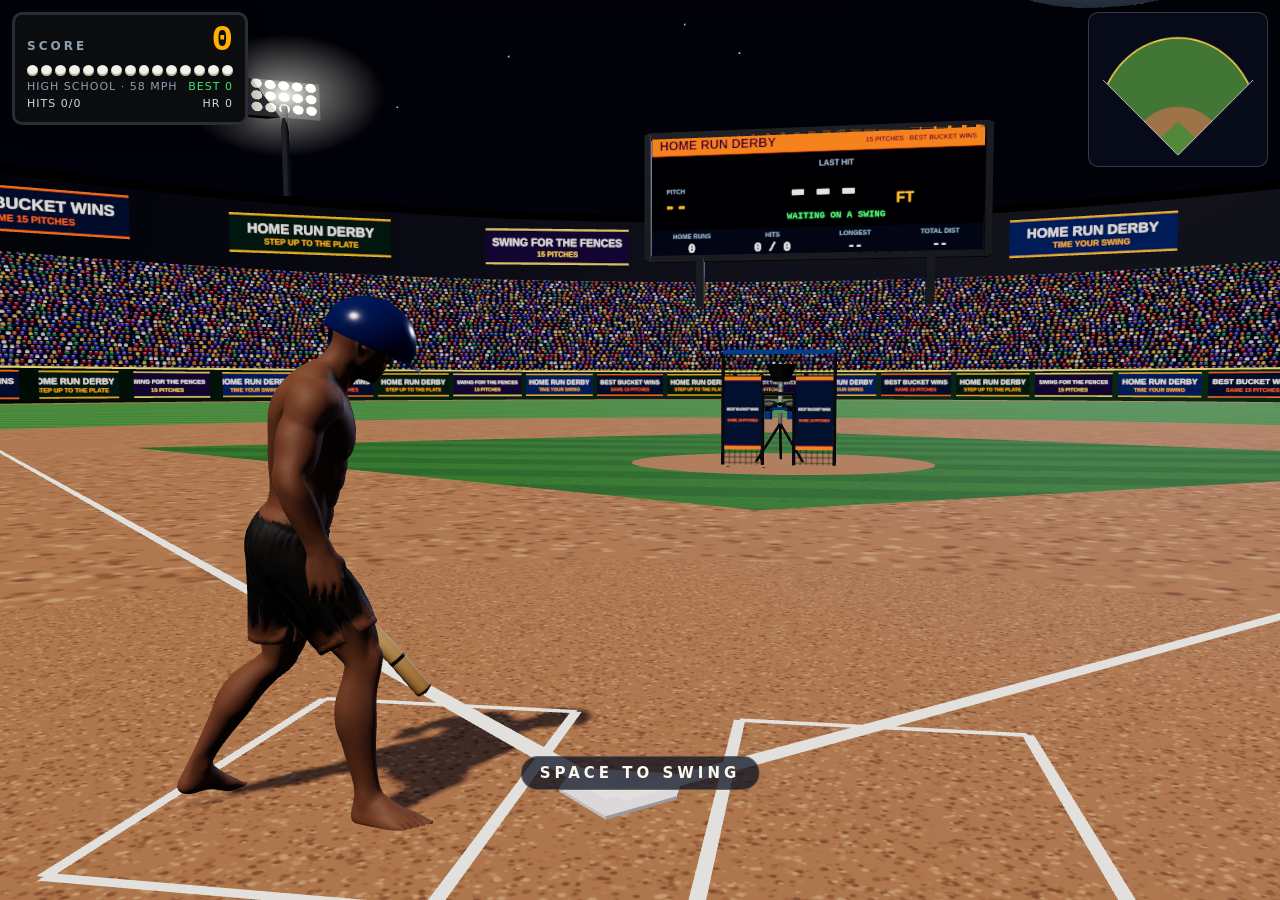
<file: index.html>
<!doctype html>
<html lang="en">
<head>
<meta charset="utf-8">
<meta name="viewport" content="width=device-width, initial-scale=1, maximum-scale=1, user-scalable=no, viewport-fit=cover">
<title>Home Run Derby</title>
<link rel="icon" href="data:image/svg+xml,%3Csvg xmlns='http://www.w3.org/2000/svg' viewBox='0 0 32 32'%3E%3Ccircle cx='16' cy='16' r='14' fill='%23f6f2e6' stroke='%23c8242c' stroke-width='2'/%3E%3C/svg%3E">
<link rel="stylesheet" href="css/style.css">
<script src="https://hoplobby.com/sdk/v1/hoplobby.js"></script>
<script type="importmap">{ "imports": { "three": "./vendor/three.module.min.js" } }</script>
</head>
<body>
<div id="app"></div>

<div id="loading"><div class="ld-title">HOME RUN <span>DERBY</span></div><div class="ld-sub" id="ld-msg">Rolling out the machine...</div></div>
<script>
// Show load failures on the loading screen instead of hanging on "Loading...".
addEventListener("error", function (e) { var m = document.getElementById("ld-msg"); if (m && !document.getElementById("loading").classList.contains("hidden")) m.textContent = "Could not start: " + (e.message || "a file failed to load"); });
addEventListener("unhandledrejection", function (e) { var m = document.getElementById("ld-msg"); if (m && !document.getElementById("loading").classList.contains("hidden")) m.textContent = "Could not start: " + (e.reason && e.reason.message || e.reason); });
</script>

<div id="hud" class="hidden">
  <div id="board">
    <div class="b-row"><span class="b-lbl">SCORE</span><span id="score">0</span></div>
    <div id="dots"></div>
    <div class="b-row small"><span id="lvl"></span><span id="best"></span></div>
    <div class="b-row small stat"><span id="hits"></span><span id="hrs"></span></div>
    <div class="b-row small stat"><span id="far"></span><span id="tot"></span></div>
    <div id="streak"></div>
  </div>
  <div id="spray-box"><canvas id="spray" width="200" height="170"></canvas></div>
  <div id="live" class="online-only"></div>
  <div id="dist" class="hidden"><b id="dist-n">0</b><span>FT</span></div>
  <div id="call" class="call hidden"></div>
  <div id="meter" class="hidden"><span class="ml">EARLY</span><div class="bar"><i class="z1"></i><i class="z2"></i><i class="z3"></i><b id="meter-dot"></b></div><span class="ml">LATE</span></div>
  <div id="hint">SPACE TO SWING</div>
  <button id="swing-btn" class="touch-only">SWING</button>
</div>

<div id="results" class="hidden">
  <div class="panel">
    <div class="kicker" id="r-level"></div>
    <div class="r-head">BUCKET DONE</div>
    <div id="r-score">0</div>
    <div id="r-best"></div>
    <div id="r-lb"></div>
    <div class="r-body">
      <canvas id="r-spray" width="260" height="220"></canvas>
      <div id="r-stats"></div>
    </div>
    <div id="r-board" class="online-only"></div>
    <div class="r-wait">HOPLOBBY SHOWS THE FINAL RESULTS AND THE REMATCH</div>
  </div>
</div>

<div id="credits" class="hidden">
  <div class="panel">
    <div class="r-head">CREDITS</div>
    <p>three.js (MIT licence)<br>Batting animations: Adobe Mixamo<br>The athlete model that drives them: made with Meshy (meshy.ai)<br>Players appear as their own HopLobby avatars<br>A game by Calamity Tech Solutions Group</p>
    <button id="credits-close" type="button">CLOSE</button>
  </div>
</div>

<script type="module" src="js/main.js"></script>
</body>
</html>
</file>
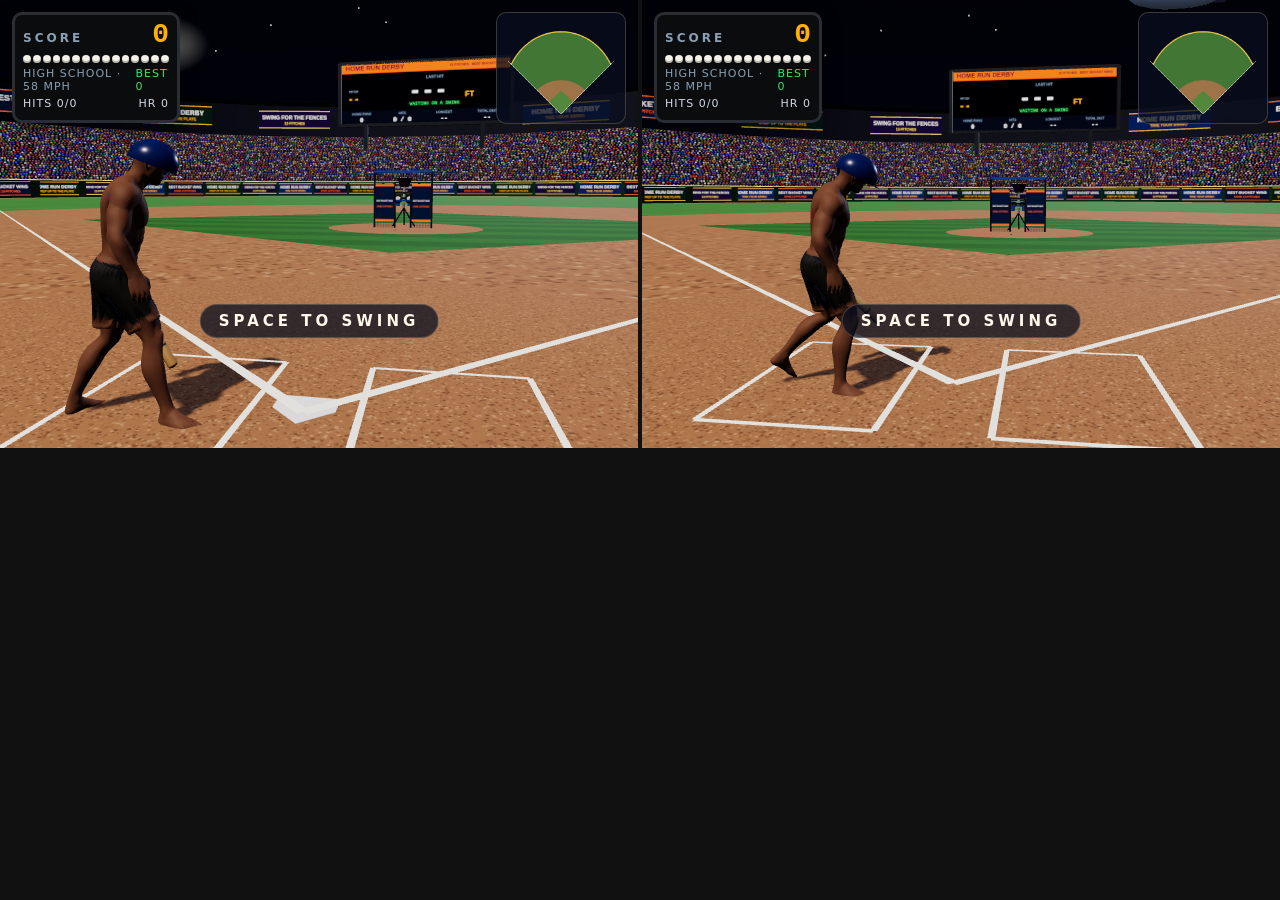
<file: tools/harness.html>
﻿<!doctype html>
<html lang="en">
<head>
<meta charset="utf-8">
<title>Home Run Derby: local lobby harness</title>
<style>
  body { margin: 0; background: #111; color: #ddd; font: 13px system-ui, sans-serif; }
  .frames { display: grid; grid-template-columns: 1fr 1fr; grid-auto-rows: calc(50vh - 2px); gap: 4px; height: 100vh; }
  iframe { width: 100%; height: 100%; border: 0; background: #000; }
</style>
</head>
<body>
<!-- TEST ONLY. Serve the project folder (node tools\serve.cjs 8790) and open
     http://127.0.0.1:8790/tools/harness.html?n=2  (n = 1..4 players; &speed=0..4; &auto = everyone swings by themselves
     (BC.auto(0)); &drive = this page steps the games, for headless browsers; &steps=N frames per tick).
     Frame i is player A, B, C or D (A hosts). From the console: frame(0).BC.state(), fkLeave("B"). -->
<div class="frames" id="frames"></div>
<script>
const q = new URLSearchParams(location.search);
const n = Math.max(1, Math.min(4, +(q.get("n") || 2)));
const ids = ["A", "B", "C", "D"].slice(0, n);
const opts = JSON.stringify({ speed: q.get("speed") || "1" });
for (const id of ids) {
  const f = document.createElement("iframe");
  f.src = "/Work/index.html?fake=" + id + "&lobby=" + ids.join(",") + "&opts=" + encodeURIComponent(opts) + "&g=" + (q.get("g") || "low") + (q.get("roster") ? "&roster=" + q.get("roster") : "");
  f.id = "f" + id;
  document.getElementById("frames").appendChild(f);
}
window.frame = (i) => document.querySelectorAll("iframe")[i].contentWindow;
if (q.has("auto")) setInterval(() => document.querySelectorAll("iframe").forEach((f) => { const w = f.contentWindow; if (w && w.BC && !w.__autoSet) { w.__autoSet = true; w.BC.auto(0.01); } }), 500);
// &drive: step every game from here (headless browsers barely run requestAnimationFrame in iframes)
if (q.has("drive")) setInterval(() => {
  document.querySelectorAll("iframe").forEach((f) => { const w = f.contentWindow; if (w && w.BC) { try { w.BC.pause(true); w.BC.step(+(q.get("steps") || 3), 1 / 20, true); } catch (e) { console.error(f.id + " " + (e.stack || e)); } } });
}, 50);
// Reload one player's frame mid-round (as HopLobby would after a refresh: &late = joinedLate).
window.fkReload = (id) => { const f = document.getElementById("f" + id); f.src = f.src.replace(/&late\b/, "") + "&late"; };
window.fkLeave = (id) => { const f = document.getElementById("f" + id); if (f) f.remove(); const any = document.querySelector("iframe"); if (any) any.contentWindow.fkLeave(id); };
</script>
</body>
</html>
</file>
<file: css/style.css>
:root {
  --ink: #fdf8ec;
  --navy: #13213f;
  --navy-2: #1d3263;
  --amber: #ffb000;
  --chalk: #f4f1e8;
  --grass: #4c8a3a;
  --red: #d8323a;
  --shade: rgba(10, 16, 32, 0.74);
  --edge: rgba(255, 240, 200, 0.2);
}
* { box-sizing: border-box; }
html, body { margin: 0; height: 100%; overflow: hidden; background: #1d3263; color: var(--ink);
  font-family: "Trebuchet MS", "Segoe UI", system-ui, sans-serif; -webkit-user-select: none; user-select: none;
  -webkit-tap-highlight-color: transparent; touch-action: none; }
#app, #app canvas { position: fixed; inset: 0; width: 100%; height: 100%; display: block; }
.hidden { display: none !important; }
button { font: inherit; color: inherit; cursor: pointer; touch-action: manipulation; }

/* loading + overlays */
#loading { position: fixed; inset: 0; display: flex; flex-direction: column; align-items: center; justify-content: center;
  background: radial-gradient(circle at 50% 35%, #2b4a86, #0d1730); z-index: 30; }
.ld-title, h1 { font: 900 clamp(36px, 9vw, 66px) Impact, "Arial Black", sans-serif; letter-spacing: 3px; margin: 0;
  text-shadow: 0 4px 0 #07101f; }
.ld-title span, h1 span { color: var(--amber); }
.ld-sub { margin-top: 10px; opacity: 0.85; }
#title, #results { position: fixed; inset: 0; display: flex; align-items: center; justify-content: center; z-index: 20; padding: 16px;
  background: linear-gradient(180deg, rgba(10, 16, 32, 0.05), rgba(10, 16, 32, 0.55)); }
#title { align-items: flex-end; justify-content: flex-start; }
#credits { position: fixed; inset: 0; display: flex; align-items: center; justify-content: center; z-index: 30; padding: 16px; background: rgba(10, 16, 32, 0.55); }
#credits .panel { max-width: 420px; }
#credits p { margin: 12px 0 16px; line-height: 1.6; font-size: 14px; }
#credits button { font: 900 14px Impact, "Arial Black", sans-serif; letter-spacing: 2px; padding: 8px 22px; border-radius: 10px; border: 2px solid #07101f; background: var(--amber); color: #13213f; cursor: pointer; }
.panel { background: linear-gradient(180deg, rgba(29, 50, 99, 0.95), rgba(19, 33, 63, 0.96)); border: 3px solid #07101f; border-radius: 14px;
  box-shadow: 0 10px 40px rgba(0, 0, 0, 0.5), inset 0 0 0 2px var(--edge); padding: 20px 24px; max-width: 520px; width: 100%; text-align: center; }
#title .panel { max-width: 440px; text-align: left; }
.kicker { font-size: 12px; letter-spacing: 4px; color: var(--amber); font-weight: 700; }
.lede { margin: 6px 0 12px; line-height: 1.4; opacity: 0.92; font-size: 15px; }
.pick { font-size: 11px; letter-spacing: 3px; opacity: 0.75; margin-bottom: 6px; font-weight: 700; }
#levels { display: grid; grid-template-columns: 1fr; gap: 5px; margin-bottom: 12px; }
.lv { display: grid; grid-template-columns: 1fr auto; grid-template-rows: auto auto; text-align: left; background: rgba(255, 255, 255, 0.06);
  border: 2px solid rgba(255, 255, 255, 0.12); border-radius: 8px; padding: 6px 10px; }
.lv b { font-size: 15px; letter-spacing: 1px; }
.lv span { grid-column: 1; font-size: 12px; opacity: 0.75; }
.lv em { grid-column: 2; grid-row: 1 / span 2; align-self: center; font-style: normal; font-size: 12px; color: var(--amber); }
.lv.on { background: rgba(255, 176, 0, 0.18); border-color: var(--amber); }
#batters { display: grid; grid-template-columns: 1fr 1fr; gap: 5px; margin-bottom: 10px; }
#batters button { background: rgba(255, 255, 255, 0.06); border: 2px solid rgba(255, 255, 255, 0.12); border-radius: 8px;
  padding: 7px 10px; font-weight: 900; font-size: 14px; letter-spacing: 1px; }
#batters button.on { background: rgba(255, 176, 0, 0.18); border-color: var(--amber); }
.controls { font-size: 13px; opacity: 0.9; margin-bottom: 12px; }
.controls b { color: var(--amber); }
.big-btn { background: linear-gradient(180deg, #ff4a52, #b8222a); border: 3px solid #5a0c10; border-radius: 10px; padding: 11px 24px;
  font: 900 20px Impact, "Arial Black", sans-serif; letter-spacing: 2px; color: #fff; text-shadow: 0 2px 0 #5a0c10; box-shadow: 0 4px 0 #5a0c10; width: 100%; }
.big-btn:active { transform: translateY(3px); box-shadow: 0 1px 0 #5a0c10; }
.big-btn.alt { background: linear-gradient(180deg, #ffc640, #d48a00); border-color: #5a3a00; box-shadow: 0 4px 0 #5a3a00; text-shadow: 0 2px 0 #5a3a00; color: #2a1a00; }
.ghost-btn { display: block; margin: 10px auto 0; background: none; border: none; text-decoration: underline; opacity: 0.85; }

/* HUD */
#hud { position: fixed; inset: 0; pointer-events: none; z-index: 10; }
#hud button { pointer-events: auto; }
#board { position: absolute; left: max(12px, env(safe-area-inset-left)); top: max(12px, env(safe-area-inset-top)); width: 236px;
  background: #0b0c0e; border: 3px solid #2a2d33; border-radius: 10px; padding: 8px 12px; box-shadow: 0 4px 18px rgba(0, 0, 0, 0.45); }
.b-row { display: flex; justify-content: space-between; align-items: baseline; }
.b-lbl { font-size: 12px; letter-spacing: 3px; color: #8aa0b4; font-weight: 700; }
#score { font: 700 36px "Courier New", monospace; color: var(--amber); line-height: 1; }
.b-row.small { font-size: 11px; letter-spacing: 1px; color: #8aa0b4; margin-top: 4px; }
#best { color: #47e06a; }
#dots { display: flex; gap: 3px; margin-top: 6px; }
#dots i { width: 11px; height: 11px; border-radius: 50%; background: var(--chalk); box-shadow: inset 0 -2px 0 rgba(0, 0, 0, 0.25); }
#dots i.used { background: #2a2d33; box-shadow: none; }
#streak { font-size: 12px; font-weight: 700; color: #ff7a4a; letter-spacing: 2px; margin-top: 4px; min-height: 0; }
#streak:empty { display: none; }
#spray-box { position: absolute; right: max(12px, env(safe-area-inset-right)); top: max(12px, env(safe-area-inset-top));
  background: var(--shade); border: 1px solid var(--edge); border-radius: 10px; padding: 4px; }
#spray-box canvas { display: block; width: 170px; height: 145px; }
#mute { position: absolute; right: max(12px, env(safe-area-inset-right)); top: calc(max(12px, env(safe-area-inset-top)) + 166px);
  background: var(--shade); border: 1px solid var(--edge); border-radius: 8px; width: 34px; height: 34px; }
#mute.off { opacity: 0.4; text-decoration: line-through; }

/* The result card sits low on the left, clear of the machine, the ball's path and the video board. */
.call { position: absolute; left: max(16px, env(safe-area-inset-left)); bottom: 24%; transform-origin: left bottom; text-align: left; white-space: nowrap;
  text-shadow: 0 3px 10px rgba(0, 0, 0, 0.7); animation: callIn 2.6s forwards; pointer-events: none; }
.call .big { font: 900 clamp(28px, 4.8vw, 52px) Impact, "Arial Black", sans-serif; letter-spacing: 2px; color: #fff; -webkit-text-stroke: 1px rgba(0, 0, 0, 0.35); }
.call.hr .big { color: var(--amber); }
.call.good .big { color: #fff; }
.call.meh .big, .call.miss .big { color: #d6dde6; font-size: clamp(26px, 5vw, 44px); }
.call .sub { font-weight: 700; letter-spacing: 2px; font-size: 15px; }
.call .tm { margin-top: 2px; font-size: 13px; letter-spacing: 3px; color: #9ad8ff; font-weight: 700; }
.call .pts { margin-top: 4px; font: 700 20px "Courier New", monospace; color: #47e06a; }
@keyframes callIn { 0% { opacity: 0; transform: translate(0, 12px) scale(0.85); } 8% { opacity: 1; transform: translate(0, 0) scale(1.06); }
  14% { transform: translate(0, 0) scale(1); } 82% { opacity: 1; } 100% { opacity: 0; } }

#meter { position: absolute; left: 50%; bottom: max(76px, calc(env(safe-area-inset-bottom) + 66px)); transform: translateX(-50%);
  display: flex; align-items: center; gap: 8px; font-size: 10px; letter-spacing: 2px; font-weight: 700; opacity: 0.95; }
.ml { opacity: 0.75; }
#meter .bar { position: relative; width: 220px; height: 12px; border-radius: 6px; background: rgba(10, 16, 32, 0.7); border: 1px solid var(--edge); overflow: visible; }
#meter .bar i { position: absolute; top: 0; bottom: 0; border-radius: 6px; }
/* Zones scaled to the meter (+-1.6 x the contact window): weak, good, great/perfect. */
#meter .z1 { left: 18.75%; right: 18.75%; background: rgba(255, 255, 255, 0.14); }
#meter .z2 { left: 27%; right: 27%; background: rgba(71, 224, 106, 0.35); }
#meter .z3 { left: 43.4%; right: 43.4%; background: rgba(255, 176, 0, 0.8); }
#meter-dot { position: absolute; top: -5px; width: 4px; height: 22px; margin-left: -2px; background: #fff; border-radius: 2px; box-shadow: 0 0 6px #000; transition: left 0.15s; }
#meter-dot.off { background: var(--red); }

/* Bottom centre (~60 px) is HopLobby's pill: the hint and the meter sit above it. */
#hint { position: absolute; left: 50%; bottom: max(110px, calc(env(safe-area-inset-bottom) + 100px)); transform: translateX(-50%); font-weight: 900; letter-spacing: 4px;
  font-size: 15px; background: var(--shade); border: 1px solid var(--edge); border-radius: 20px; padding: 7px 18px; animation: pulse 1.6s infinite; }
@keyframes pulse { 50% { opacity: 0.55; } }
#swing-btn { position: absolute; right: max(16px, env(safe-area-inset-right)); bottom: max(22px, env(safe-area-inset-bottom)); width: 96px; height: 96px; border-radius: 50%;
  background: radial-gradient(circle at 40% 35%, #ff6a70, #b8222a); border: 4px solid #5a0c10; box-shadow: 0 5px 0 #5a0c10; font: 900 20px Impact, "Arial Black", sans-serif; letter-spacing: 1px; }
#swing-btn:active { transform: translateY(3px); box-shadow: 0 2px 0 #5a0c10; }

/* results */
.r-head { font: 900 22px Impact, "Arial Black", sans-serif; letter-spacing: 3px; margin-top: 2px; }
#r-score { font: 700 64px "Courier New", monospace; color: var(--amber); line-height: 1.05; }
#r-best { font-weight: 700; letter-spacing: 2px; color: #47e06a; margin-bottom: 10px; }
.r-body { display: flex; gap: 14px; align-items: center; justify-content: center; margin-bottom: 14px; }
#r-spray { width: 230px; height: 195px; background: rgba(0, 0, 0, 0.25); border-radius: 10px; flex: none; }
#r-stats { display: grid; grid-template-columns: 1fr; gap: 3px; text-align: left; font-size: 13px; min-width: 170px; }
#r-stats div { display: flex; justify-content: space-between; gap: 10px; border-bottom: 1px solid rgba(255, 255, 255, 0.08); padding: 2px 0; }
#r-stats span { opacity: 0.75; letter-spacing: 1px; font-size: 11px; }
.r-btns { display: flex; gap: 8px; }

/* touch */
.touch-only { display: none; }
body.touch .touch-only { display: inline; }
body.touch #swing-btn { display: block; }
body.touch .key-only { display: none; }
@media (max-width: 640px) {
  #board { width: 168px; padding: 6px 8px; }
  #score { font-size: 28px; }
  #dots i { width: 8px; height: 8px; }
  #dots { gap: 2px; }
  #spray-box canvas { width: 120px; height: 102px; }
  #mute { top: calc(max(12px, env(safe-area-inset-top)) + 122px); }
  .call { bottom: 30%; }
  .r-body { flex-direction: column; gap: 8px; }
  #r-spray { width: 200px; height: 170px; }
  #r-score { font-size: 48px; }
  .r-btns { flex-direction: column; }
  #title .panel { padding: 14px 16px; }
  .lede { font-size: 13px; }
  #meter .bar { width: 150px; }
  #meter { bottom: 130px; }
  #live { top: calc(max(12px, env(safe-area-inset-top)) + 162px); width: 170px; }
  body.online .r-body { display: none; }
}

/* HopLobby: the lobby line, the live board, host-only buttons */
.online-only, .guest-only { display: none; }
body.online .online-only { display: block; }
body.guest .guest-only { display: block; }
body.guest .host-only { display: none !important; }
body.avatar .batter-pick, body.online .batter-pick { display: none; }
body.guest #levels .lv { cursor: default; }
body.guest #start { background: linear-gradient(180deg, #5a6478, #3a4254); border-color: #1d2230; text-shadow: none; box-shadow: 0 4px 0 #1d2230; cursor: default; }
#lobby-line { font-size: 11px; letter-spacing: 2px; font-weight: 700; color: var(--amber); margin: 0 0 10px; }
#live { position: absolute; right: max(12px, env(safe-area-inset-right)); top: calc(max(12px, env(safe-area-inset-top)) + 208px); width: 236px;
  background: var(--shade); border: 1px solid var(--edge); border-radius: 10px; padding: 4px 6px; }
#live:empty { display: none; }
.lb { display: grid; grid-template-columns: 16px 26px 1fr auto; grid-template-rows: auto auto; column-gap: 6px; align-items: center; padding: 3px 2px;
  border-bottom: 1px solid rgba(255, 255, 255, 0.07); text-align: left; }
.lb:last-child { border-bottom: 0; }
.lb .rk { grid-row: 1 / span 2; font-weight: 900; color: var(--amber); font-size: 13px; }
.lb img, .lb .pic { grid-row: 1 / span 2; width: 26px; height: 26px; border-radius: 50%; background: rgba(255, 255, 255, 0.12); object-fit: cover; display: block; }
.lb b { font-size: 13px; overflow: hidden; text-overflow: ellipsis; white-space: nowrap; }
.lb em { font: 700 16px "Courier New", monospace; color: var(--amber); font-style: normal; }
.lb small { grid-column: 3 / span 2; font-size: 10px; letter-spacing: 1px; opacity: 0.7; white-space: nowrap; overflow: hidden; text-overflow: ellipsis; }
.lb.you b { color: #ffe76a; }
#r-board { max-width: 360px; margin: 0 auto 12px; background: rgba(0, 0, 0, 0.22); border-radius: 10px; padding: 4px 8px; }
#r-board .lb b { font-size: 15px; }
#r-board .lb em { font-size: 20px; }
.r-wait { font-size: 12px; letter-spacing: 3px; font-weight: 700; opacity: 0.8; margin-top: 4px; }
body.online #r-spray { width: 170px; height: 144px; }

/* Home Run Derby: live distance + extra board rows */
#dist { position: absolute; left: max(12px, env(safe-area-inset-left)); top: calc(max(12px, env(safe-area-inset-top)) + 134px); text-align: left; white-space: nowrap;
  font: 900 clamp(34px, 6vw, 56px) "Courier New", monospace; color: #ffe27a; text-shadow: 0 0 12px rgba(255, 120, 0, 0.9), 0 3px 0 #3a1a00; }
#dist span { font: 900 clamp(16px, 2.4vw, 24px) Impact, "Arial Black", sans-serif; margin-left: 6px; color: #ffb000; }
#dist.final { color: #fff; animation: distpop 0.35s ease-out; }
@keyframes distpop { 0% { transform: scale(1.5); transform-origin: left center; } 100% { transform: scale(1); transform-origin: left center; } }
.b-row.stat { color: #cfd9e4; }
@media (max-width: 640px) { #dist { top: calc(max(12px, env(safe-area-inset-top)) + 150px); } }
/* HopLobby leaderboard on the results panel */
#r-lb:empty { display: none; }
#r-lb { margin: 6px auto 4px; max-width: 360px; background: var(--shade); border: 1px solid var(--edge); border-radius: 10px; padding: 4px 8px; font-size: 12px; }
#r-lb .lbh { font-size: 10px; letter-spacing: 2px; font-weight: 700; color: var(--amber); padding: 2px 0 4px; }
#r-lb .lbr { display: grid; grid-template-columns: 22px 1fr auto; gap: 6px; padding: 2px 0; text-align: left; border-top: 1px solid rgba(255, 255, 255, 0.07); }
#r-lb .lbr span { font-weight: 900; color: var(--amber); }
#r-lb .lbr b { overflow: hidden; text-overflow: ellipsis; white-space: nowrap; }
#r-lb .lbr em { font: 700 13px "Courier New", monospace; font-style: normal; }
#r-lb .lbr.you { background: rgba(255, 176, 0, 0.14); }
</file>
